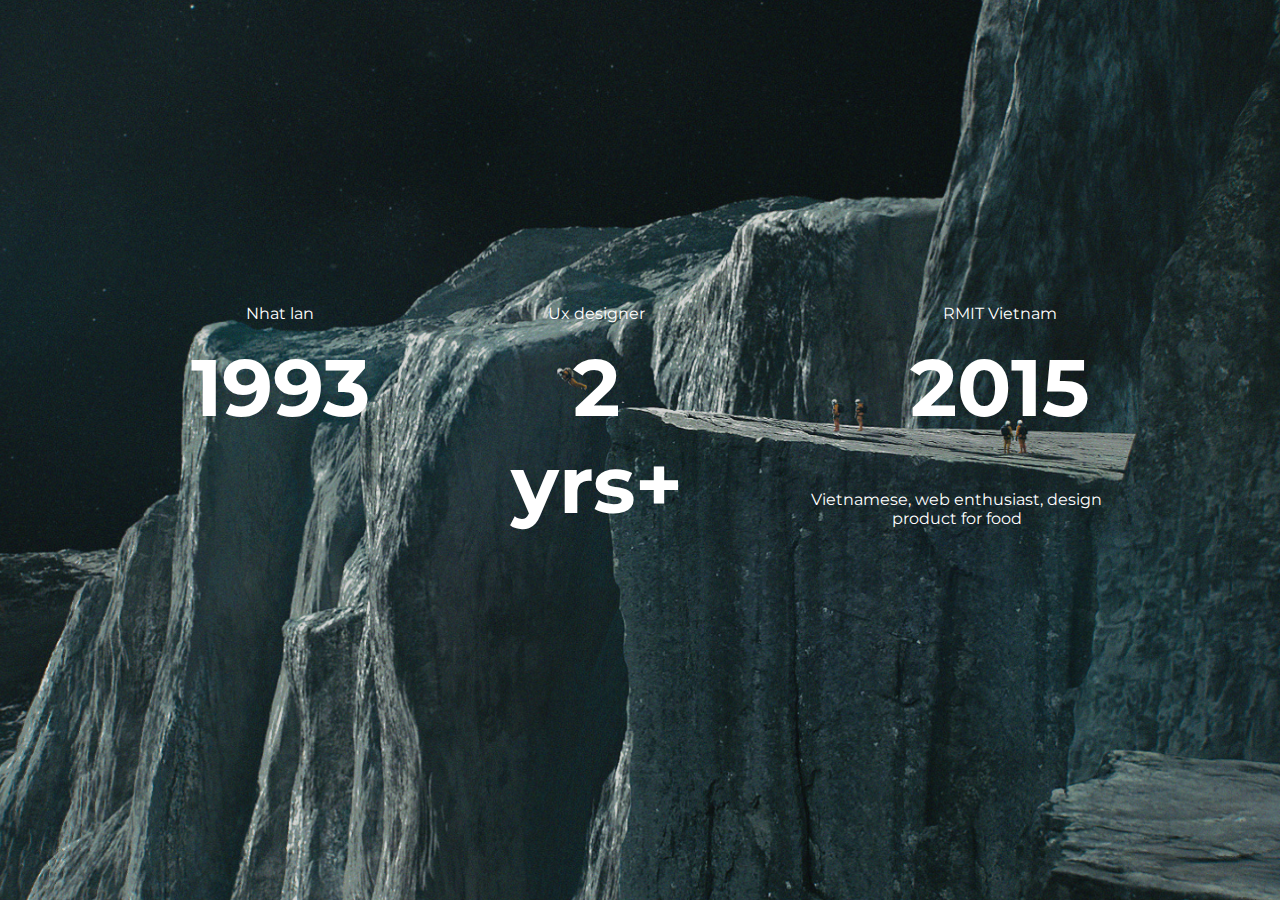
<file: index.html>
<!DOCTYPE html>
<html>
    <head>
        <title>About Me</title>
        <meta charset="utf-8">
        <link href='https://fonts.googleapis.com/css?family=Montserrat:400,700' rel='stylesheet' type='text/css'>
        <link rel="stylesheet" type="text/css" href="style.css">
    </head>
    <body>
        <main>
            <section>
                <p>Nhat lan</p>
                <h1>1993</h1>
            </section>
            <section>
                <p>Ux designer</p>
                <h1>2 yrs+</h1>
            </section>
            <section>
                <p>RMIT Vietnam</p>
                <h1>2015</h1>
            </section>
            <div class="desc">
                <p>Vietnamese, web enthusiast, design product for food </p>
            </div>
        </main>
    </body>
</html>
</file>
<file: style.css>
body{
	background: url(bg.png) no-repeat center center fixed; 
  -webkit-background-size: cover;
  -moz-background-size: cover;
  -o-background-size: cover;
  background-size: cover;
	font-family: 'Montserrat', sans-serif;
	max-width: 960px;
	margin: 0 auto; 
	color: #ffffff; 
}
 main{
	margin-top: 30%; 
 }

section{
	float: left; 
	width: 25%;
	margin-right: 8%;
	text-align: center;
}

section:nth-of-type(3) {
	float: right;
	margin-right: 0%;
}

h1{
	font-size: 5em;
	margin-top: 0px;
}
p{
	text-align: center;
	font-family: 'Montserrat', sans-serif;
}

section .desc{
	width: 100%;
	clear: both;
	float: none; 
	font-weight: 400; 
	margin-top: 5%;
}
</file>
